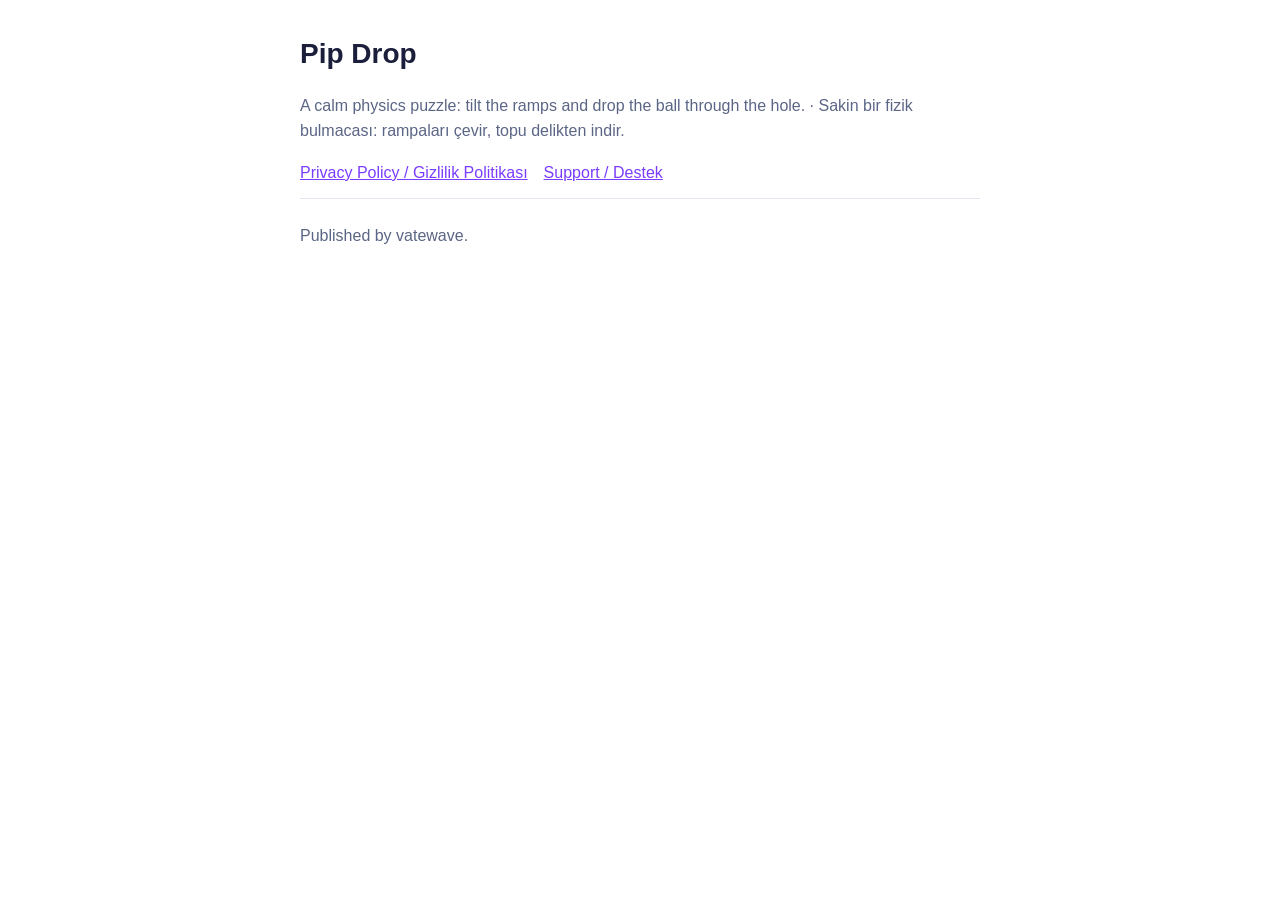
<file: index.html>
<!doctype html>
<html lang="en">
<head>
<meta charset="utf-8">
<meta name="viewport" content="width=device-width, initial-scale=1">
<title>Pip Drop</title>
<link rel="stylesheet" href="style.css">
</head>
<body>
<main>
<h1>Pip Drop</h1>
<p class="dim">A calm physics puzzle: tilt the ramps and drop the ball through the hole. · Sakin bir fizik bulmacası: rampaları çevir, topu delikten indir.</p>
<nav>
<a href="privacy.html">Privacy Policy / Gizlilik Politikası</a>
<a href="support.html">Support / Destek</a>
</nav>
<p class="dim">Published by vatewave.</p>
</main>
</body>
</html>
</file>
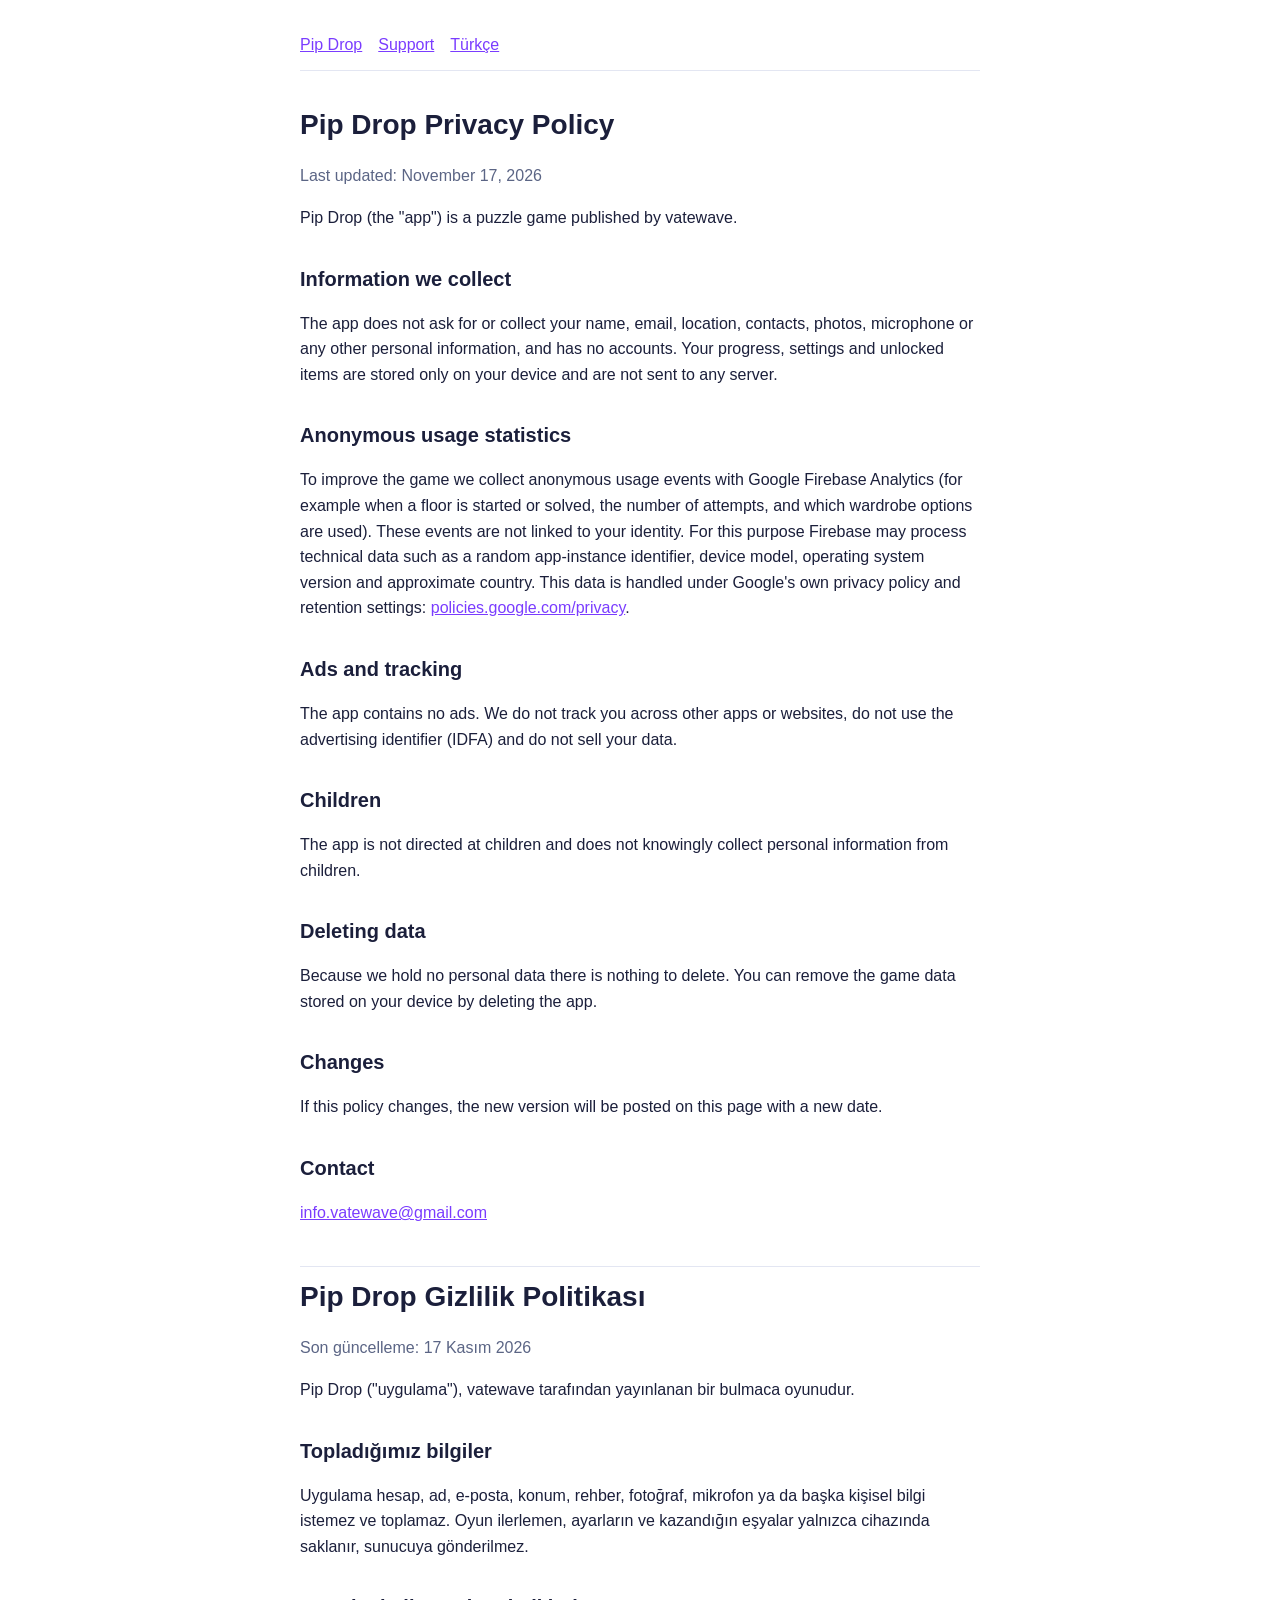
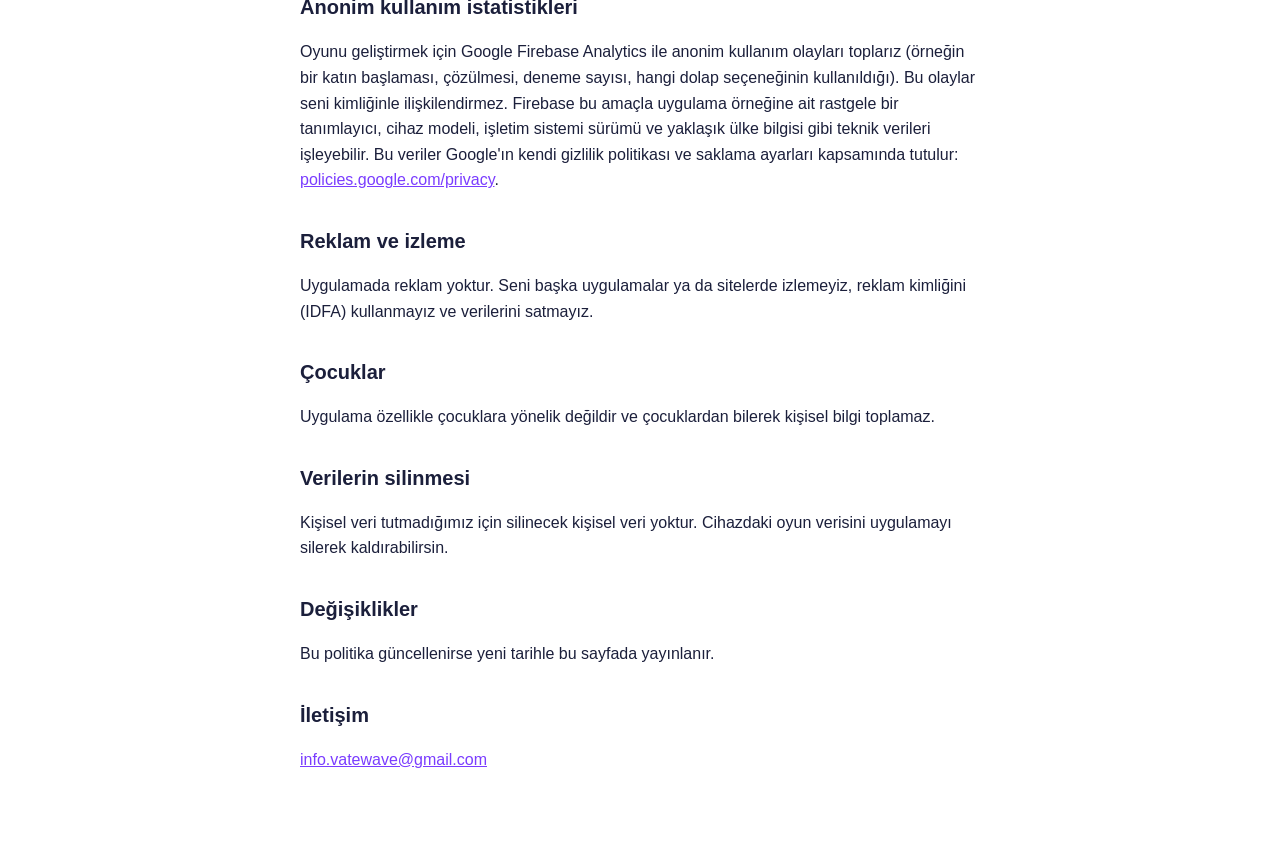
<file: privacy.html>
<!doctype html>
<html lang="en">
<head>
<meta charset="utf-8">
<meta name="viewport" content="width=device-width, initial-scale=1">
<title>Pip Drop Privacy Policy</title>
<link rel="stylesheet" href="style.css">
</head>
<body>
<main>
<nav><a href="index.html">Pip Drop</a> <a href="support.html">Support</a> <a href="#tr">Türkçe</a></nav>

<section id="en" lang="en" style="border-top:none;margin-top:0">
<h1>Pip Drop Privacy Policy</h1>
<p class="dim">Last updated: November 17, 2026</p>
<p>Pip Drop (the "app") is a puzzle game published by vatewave.</p>
<h2>Information we collect</h2>
<p>The app does not ask for or collect your name, email, location, contacts, photos, microphone or any other personal information, and has no accounts. Your progress, settings and unlocked items are stored only on your device and are not sent to any server.</p>
<h2>Anonymous usage statistics</h2>
<p>To improve the game we collect anonymous usage events with Google Firebase Analytics (for example when a floor is started or solved, the number of attempts, and which wardrobe options are used). These events are not linked to your identity. For this purpose Firebase may process technical data such as a random app-instance identifier, device model, operating system version and approximate country. This data is handled under Google's own privacy policy and retention settings: <a href="https://policies.google.com/privacy">policies.google.com/privacy</a>.</p>
<h2>Ads and tracking</h2>
<p>The app contains no ads. We do not track you across other apps or websites, do not use the advertising identifier (IDFA) and do not sell your data.</p>
<h2>Children</h2>
<p>The app is not directed at children and does not knowingly collect personal information from children.</p>
<h2>Deleting data</h2>
<p>Because we hold no personal data there is nothing to delete. You can remove the game data stored on your device by deleting the app.</p>
<h2>Changes</h2>
<p>If this policy changes, the new version will be posted on this page with a new date.</p>
<h2>Contact</h2>
<p><a href="mailto:info.vatewave@gmail.com">info.vatewave@gmail.com</a></p>
</section>

<section id="tr" lang="tr">
<h1>Pip Drop Gizlilik Politikası</h1>
<p class="dim">Son güncelleme: 17 Kasım 2026</p>
<p>Pip Drop ("uygulama"), vatewave tarafından yayınlanan bir bulmaca oyunudur.</p>
<h2>Topladığımız bilgiler</h2>
<p>Uygulama hesap, ad, e-posta, konum, rehber, fotoğraf, mikrofon ya da başka kişisel bilgi istemez ve toplamaz. Oyun ilerlemen, ayarların ve kazandığın eşyalar yalnızca cihazında saklanır, sunucuya gönderilmez.</p>
<h2>Anonim kullanım istatistikleri</h2>
<p>Oyunu geliştirmek için Google Firebase Analytics ile anonim kullanım olayları toplarız (örneğin bir katın başlaması, çözülmesi, deneme sayısı, hangi dolap seçeneğinin kullanıldığı). Bu olaylar seni kimliğinle ilişkilendirmez. Firebase bu amaçla uygulama örneğine ait rastgele bir tanımlayıcı, cihaz modeli, işletim sistemi sürümü ve yaklaşık ülke bilgisi gibi teknik verileri işleyebilir. Bu veriler Google'ın kendi gizlilik politikası ve saklama ayarları kapsamında tutulur: <a href="https://policies.google.com/privacy">policies.google.com/privacy</a>.</p>
<h2>Reklam ve izleme</h2>
<p>Uygulamada reklam yoktur. Seni başka uygulamalar ya da sitelerde izlemeyiz, reklam kimliğini (IDFA) kullanmayız ve verilerini satmayız.</p>
<h2>Çocuklar</h2>
<p>Uygulama özellikle çocuklara yönelik değildir ve çocuklardan bilerek kişisel bilgi toplamaz.</p>
<h2>Verilerin silinmesi</h2>
<p>Kişisel veri tutmadığımız için silinecek kişisel veri yoktur. Cihazdaki oyun verisini uygulamayı silerek kaldırabilirsin.</p>
<h2>Değişiklikler</h2>
<p>Bu politika güncellenirse yeni tarihle bu sayfada yayınlanır.</p>
<h2>İletişim</h2>
<p><a href="mailto:info.vatewave@gmail.com">info.vatewave@gmail.com</a></p>
</section>
</main>
</body>
</html>
</file>
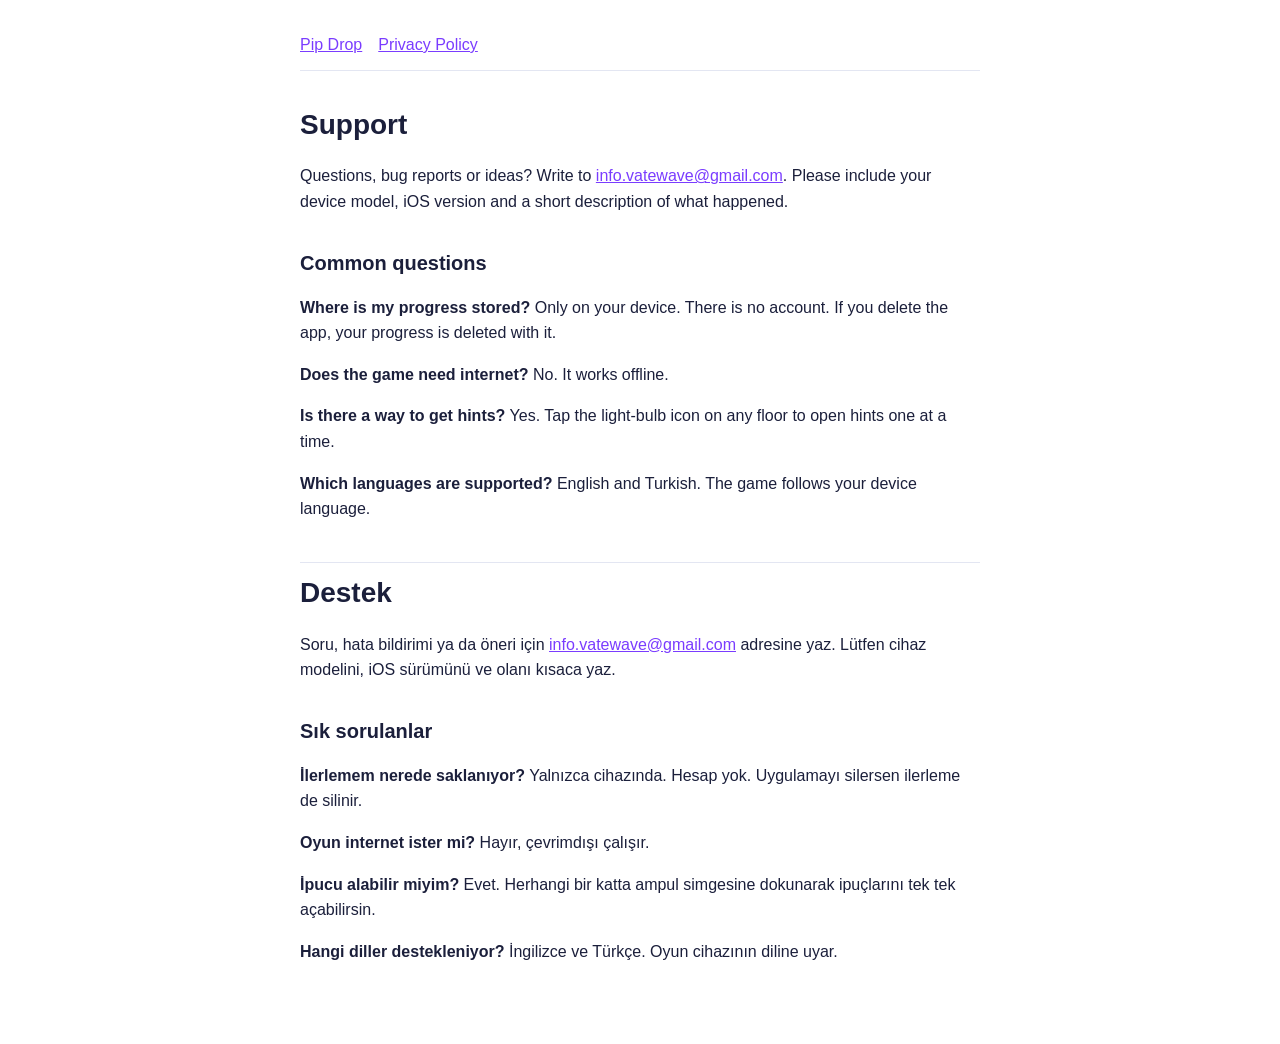
<file: support.html>
<!doctype html>
<html lang="en">
<head>
<meta charset="utf-8">
<meta name="viewport" content="width=device-width, initial-scale=1">
<title>Pip Drop Support</title>
<link rel="stylesheet" href="style.css">
</head>
<body>
<main>
<nav><a href="index.html">Pip Drop</a> <a href="privacy.html">Privacy Policy</a></nav>

<section id="en" lang="en" style="border-top:none;margin-top:0">
<h1>Support</h1>
<p>Questions, bug reports or ideas? Write to <a href="mailto:info.vatewave@gmail.com">info.vatewave@gmail.com</a>. Please include your device model, iOS version and a short description of what happened.</p>
<h2>Common questions</h2>
<p><strong>Where is my progress stored?</strong> Only on your device. There is no account. If you delete the app, your progress is deleted with it.</p>
<p><strong>Does the game need internet?</strong> No. It works offline.</p>
<p><strong>Is there a way to get hints?</strong> Yes. Tap the light-bulb icon on any floor to open hints one at a time.</p>
<p><strong>Which languages are supported?</strong> English and Turkish. The game follows your device language.</p>
</section>

<section id="tr" lang="tr">
<h1>Destek</h1>
<p>Soru, hata bildirimi ya da öneri için <a href="mailto:info.vatewave@gmail.com">info.vatewave@gmail.com</a> adresine yaz. Lütfen cihaz modelini, iOS sürümünü ve olanı kısaca yaz.</p>
<h2>Sık sorulanlar</h2>
<p><strong>İlerlemem nerede saklanıyor?</strong> Yalnızca cihazında. Hesap yok. Uygulamayı silersen ilerleme de silinir.</p>
<p><strong>Oyun internet ister mi?</strong> Hayır, çevrimdışı çalışır.</p>
<p><strong>İpucu alabilir miyim?</strong> Evet. Herhangi bir katta ampul simgesine dokunarak ipuçlarını tek tek açabilirsin.</p>
<p><strong>Hangi diller destekleniyor?</strong> İngilizce ve Türkçe. Oyun cihazının diline uyar.</p>
</section>
</main>
</body>
</html>
</file>
<file: style.css>
:root{--bg:#fff;--fg:#1b1f3b;--dim:#5b6585;--accent:#7a3cff;--line:#e3e6f2}
@media (prefers-color-scheme:dark){:root{--bg:#0b1030;--fg:#eaf1ff;--dim:#9aa6cc;--accent:#a98bff;--line:#262d58}}
*{box-sizing:border-box}
body{margin:0;background:var(--bg);color:var(--fg);font:16px/1.6 -apple-system,BlinkMacSystemFont,"Segoe UI",Roboto,Helvetica,Arial,sans-serif}
main{max-width:720px;margin:0 auto;padding:32px 20px 64px}
h1{font-size:28px;margin:0 0 4px}
h2{font-size:20px;margin:32px 0 8px}
p,li{color:var(--fg)}
.dim{color:var(--dim)}
a{color:var(--accent)}
nav{display:flex;gap:16px;flex-wrap:wrap;margin:0 0 24px;padding-bottom:12px;border-bottom:1px solid var(--line)}
section{margin-top:40px;padding-top:8px;border-top:1px solid var(--line)}
</file>
